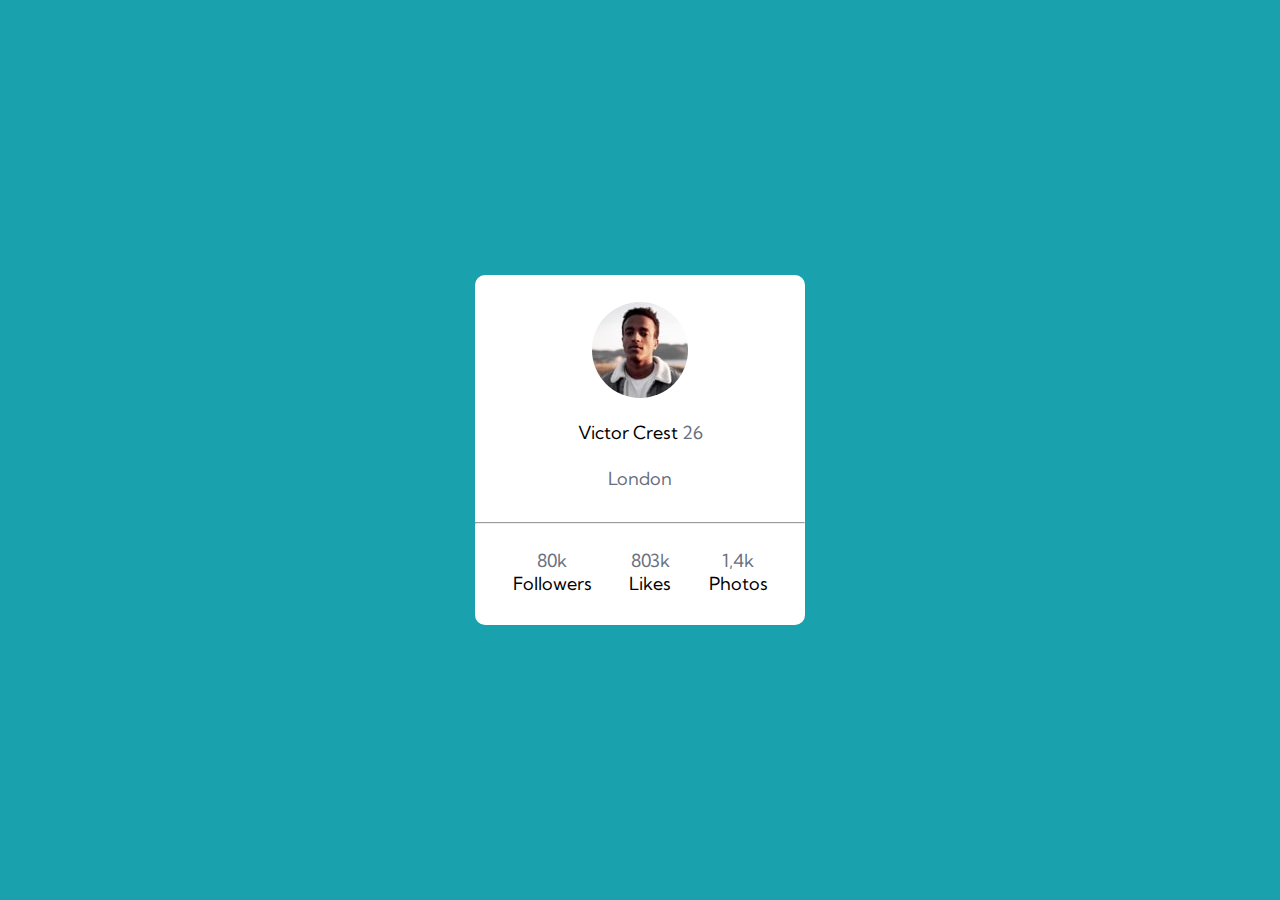
<file: profile-card-component-main/index.html>
<!DOCTYPE html>
<html lang="en">

<head>
  <meta charset="UTF-8">
  <meta name="viewport" content="width=device-width, initial-scale=1.0">
  <link rel="icon" type="image/png" sizes="32x32" href="./src/images/favicon-32x32.png">
  <link rel="stylesheet" href="./src/css/reset.css">
  <link rel="stylesheet" href="./src/css/variables.css">
  <link rel="stylesheet" href="./src/css/style.css">
  <title>Frontend Mentor | Profile card component</title>
</head>

<body>
  <main class="container">
    <div class="cartao">
      <div class="perfil">
        <img src="./src/images/image-victor.jpg" alt="Imagem de perfil">
        <p>Victor Crest <span class="idade">26</span></p>
        <span class="cidade">London</span>
      </div>
      <hr>
      <ul class="informacao">
        <li class="info">
          <p class="dados">80k</p>
          <span class="rede-social">Followers</span>
        </li>
        <li class="info">
          <p class="dados">803k</p>
          <span class="rede-social">Likes</span>
        </li>
        <li class="info">
          <p class="dados">1,4k</p>
          <span class="rede-social">Photos</span>
        </li>
      </ul>
    </div>
  </main>


</body>

</html>
</file>
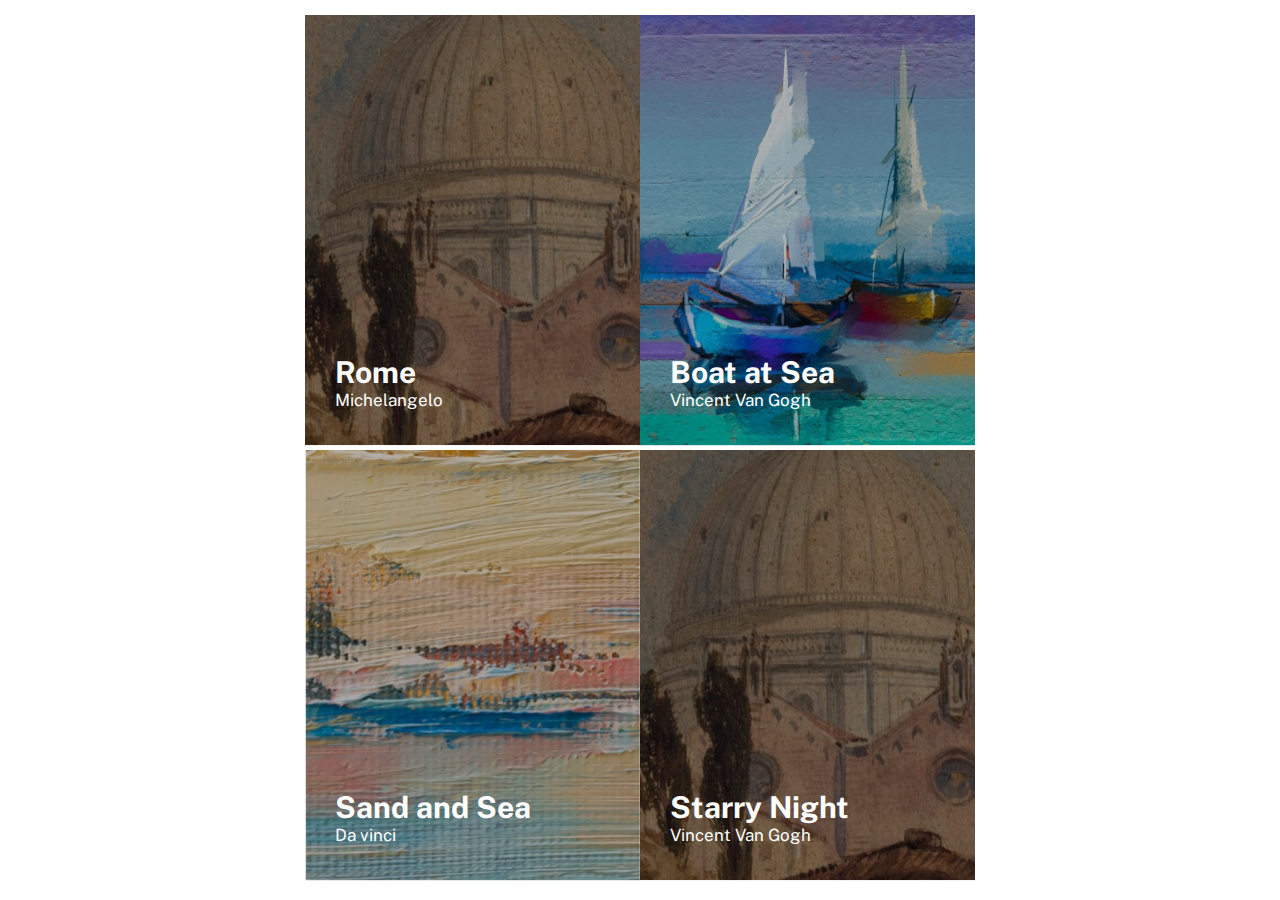
<file: exercicio flex box imagem/src/index.html>
<!DOCTYPE html>
<html lang="en">

<head>
    <meta charset="UTF-8">
    <meta name="viewport" content="width=device-width, initial-scale=1.0">
    <title>Exercicio de flex box avançado com imagens</title>

    <link rel="stylesheet" href="./css/reset.css">
    <link rel="stylesheet" href="./css/style.css">
    <link rel="stylesheet" href="./css/responsive.css">
</head>

<body>
    <main>
        <section class="imagens">
            <div class="imagem"><img src="./imagens/rome.png" alt="Pintura Rome">
                <div class="informacao">
                    <h2 class="titulo">Rome</h2>
                    <p class="pintor">Michelangelo</p>
                </div>
            </div>
            <div class="imagem"><img src="./imagens/boat.png" alt="Pintura Boat at Sea">
                <div class="informacao">
                    <h2 class="titulo">Boat at Sea</h2>
                    <p class="pintor">Vincent Van Gogh</p>
                </div>
            </div>
            <div class="imagem"><img src="./imagens/sand-and-sea.png" alt="Pintura Rome">
                <div class="informacao">
                    <h2 class="titulo">Sand and Sea</h2>
                    <p class="pintor">Da vinci</p>
                </div>
            </div>
            <div class="imagem"><img src="./imagens/rome.png" alt="Pintura Rome">
                <div class="informacao">
                    <h2 class="titulo">Starry Night</h2>
                    <p class="pintor">Vincent Van Gogh</p>
                </div>
            </div>
        </section>
    </main>
</body>

</html>
</file>
<file: profile-card-component-main/src/css/variables.css>
:root {
    --background-color: hsl(185, 75%, 39%);
    --text-color: hsl(227, 10%, 46%);
    --card-color: hsl(0, 0%, 59%);
}
</file>
<file: profile-card-component-main/src/css/style.css>
@import url('https://fonts.googleapis.com/css2?family=Kumbh+Sans:wght@400;700&display=swap');

body {
   background-color:var(--background-color);
   height: 100vh;
   font-family: 'Kumbh Sans', sans-serif;
   font-size: 18px;
}

hr {
   width: 100%;
}

.container {
   display: flex;
   justify-content: center;
   align-items: center;
   height: 100%;
}

.cartao {
   display: flex;
   flex-direction: column;
   align-items: center;
   justify-content: space-between;
   gap: 25px;
   background-color: #fff;
   border-radius: 10px;
   margin: 20px;
   width: 330px;
   height: 350px;
}

.cartao .perfil {
   display: flex;
   flex-direction: column;
   justify-content: space-around;
   align-items: center;
   gap: 10px;
   height: 100%;
}

.cartao .perfil img {
   border-radius: 50%;
   margin-top: 20px;
}

.cartao .informacao {
   display: flex;
   align-items: center;
   justify-content: space-evenly;
   width: 100%;
   padding-bottom: 30px;
   text-align: center; 
}

.informacao .info .dados .cartao .perfil p {
   font-weight: 700;
}

.cartao .perfil .idade,
.cartao .perfil .cidade,
.informacao .info .dados  {
   color: var(--text-color);
}
</file>
<file: exercicio flex box imagem/src/css/style.css>
@import url('https://fonts.googleapis.com/css2?family=Public+Sans:wght@300;700&display=swap');

html {
    font-family: 'Public Sans', sans-serif;
}

main {
    display: flex;
    justify-content: center;
    align-items: center;
    height: 100vh;
}

.imagens {
    display: flex;
    justify-content: center;
    gap: 20px;
    flex-wrap: wrap;
}

.imagens .imagem {
    position: relative;
}

.imagens .imagem img {
    width: 335px;
    height: 431px;
}


.imagens .imagem .informacao {
    position: absolute;
    color: #ffffff;
    bottom: 40px;
    left: 30px;
}

.imagens .imagem .informacao .titulo {
    font-size: 30px;
    font-weight: 700;
}


.imagens .imagem .informacao .pintor {
    font-size: 17px;
    font-weight: 300px;
}
</file>
<file: exercicio flex box imagem/src/css/responsive.css>
@media (max-width: 1440px) {
    .imagens {
        max-width: 900px;
        gap: 0;
    }
}
</file>
